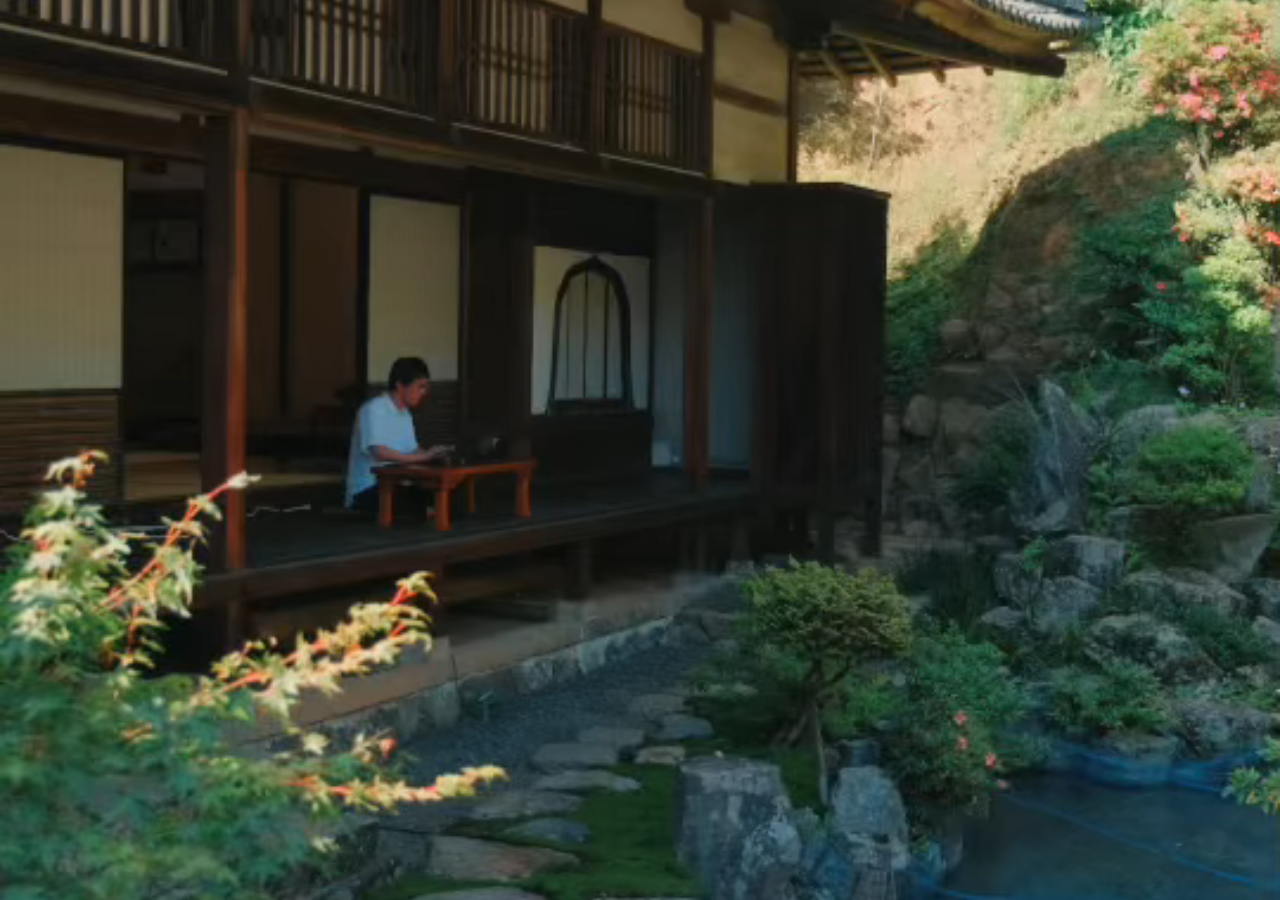
<file: index-image.html>
<!DOCTYPE html>
<html lang="en">
  <head>
    <meta charset="UTF-8" />
    <meta http-equiv="X-UA-Compatible" content="IE=edge" />
    <meta name="viewport" content="width=device-width, initial-scale=1.0" />
    <title>Zen - Links</title>
    <link rel="stylesheet" href="./style.css" />
  </head>
  <body>
    <video autoplay muted loop playsinline>
      <source src="./image/bg.m4v" type="video/mp4; codecs=hvc1" />
      <source src="./image/bg.webm" type="video/webm; codecs=vp9" />
    </video>
    <main>
      <header>
        <img src="./image/takuya.jpg" alt="profile" />
        <h1>@zen</h1>
      </header>
      <ul>
        <li>
          <a href="#">
            <img src="./image/homepage.svg" alt="Home" width="20" />
            Official Website
          </a>
        </li>
        <li>
          <a href="#">
            <img src="./image/youtube.svg" alt="youtube" width="20" />
            YouTube
          </a>
        </li>
        <li>
          <a href="#">
            <img src="./image/twitter.svg" alt="twitter" width="20" />
            Twitter
          </a>
        </li>
        <li>
          <a href="https://github.com/naingwin-aung">
            <img src="./image/github.svg" alt="github" width="20" />
            GitHub
          </a>
        </li>
      </ul>
    </main>
  </body>
</html>
</file>
<file: style.css>
:root {
    --bg-color : gray;
    --text-color : #fff;
}

body {
    background: url(./image/bg01.jpg) no-repeat center center fixed;
    background-size: cover;
}

body, html {
    padding: 0;
    margin: 0;
    font-family: 'Open Sans', sans-serif;
    color: var(--text-color);
    box-sizing: border-box;
}

.overlay {
    position: absolute;
    top: 0;
    left: 0;
    right: 0;
    bottom: 0;
    opacity: 0.15;
    background-color: black;
}

#vanta  {
    z-index: 0;
    position: absolute;
    left: 0;
    top: 0;
    right: 0;
    bottom: 0;
    width: 100%;
    height: 100%;
}

video {
    z-index: 0;
    position: absolute;
    left: 0;
    top: 0;
    width: 100%;
    height: 100%;
    object-fit: cover;
}

main {
    position : relative;
    opacity: 0;
    filter: blur(10px);
    transition: opacity 2s ease-in-out;
}

header {
    margin-top: 7em;
    display: flex;
    flex-direction: column;
    align-items: center;
}

header img {
    width : 6em;
    height: 6em;
    border-radius: 100%;
    border: 2px solid #fff;
    box-shadow: rgb(28 32 93 / 24%) 0px 2px 8px 0px;
}

header h1 {
    display: inline-block;
    font-size: 1em;
    font-weight: bold;
    border-radius: 1em;
    background-color: #000a;
    padding: 0.3em 0.6em;
    border: 1px solid #fff0;
    backdrop-filter: blur(10px) saturate(160%) contrast(180%);
    -webkit-backdrop-filter: blur(10px) saturate(160%) contrast(180%);
}

ul {
    list-style-type: none;
    margin: 0 auto;
    padding: 2em;
    max-width: 480px;
}

ul > li {
    background-color: #fffa;
    backdrop-filter: blur(10px) saturate(160%) contrast(180%);
    -webkit-backdrop-filter: blur(10px) saturate(160%) contrast(180%);
    border-radius: 10em;
    padding: 1em;
    margin: 1.4em 0;
    box-shadow: rgb(28 32 93 / 24%) 0px 2px 8px 0px;
}

ul > li > a {
    color: black;
    display: flex;
    flex-direction: row;
    justify-content: center;
    align-items: center;
    text-decoration: none;
    gap: 0.5em;
}
</file>
